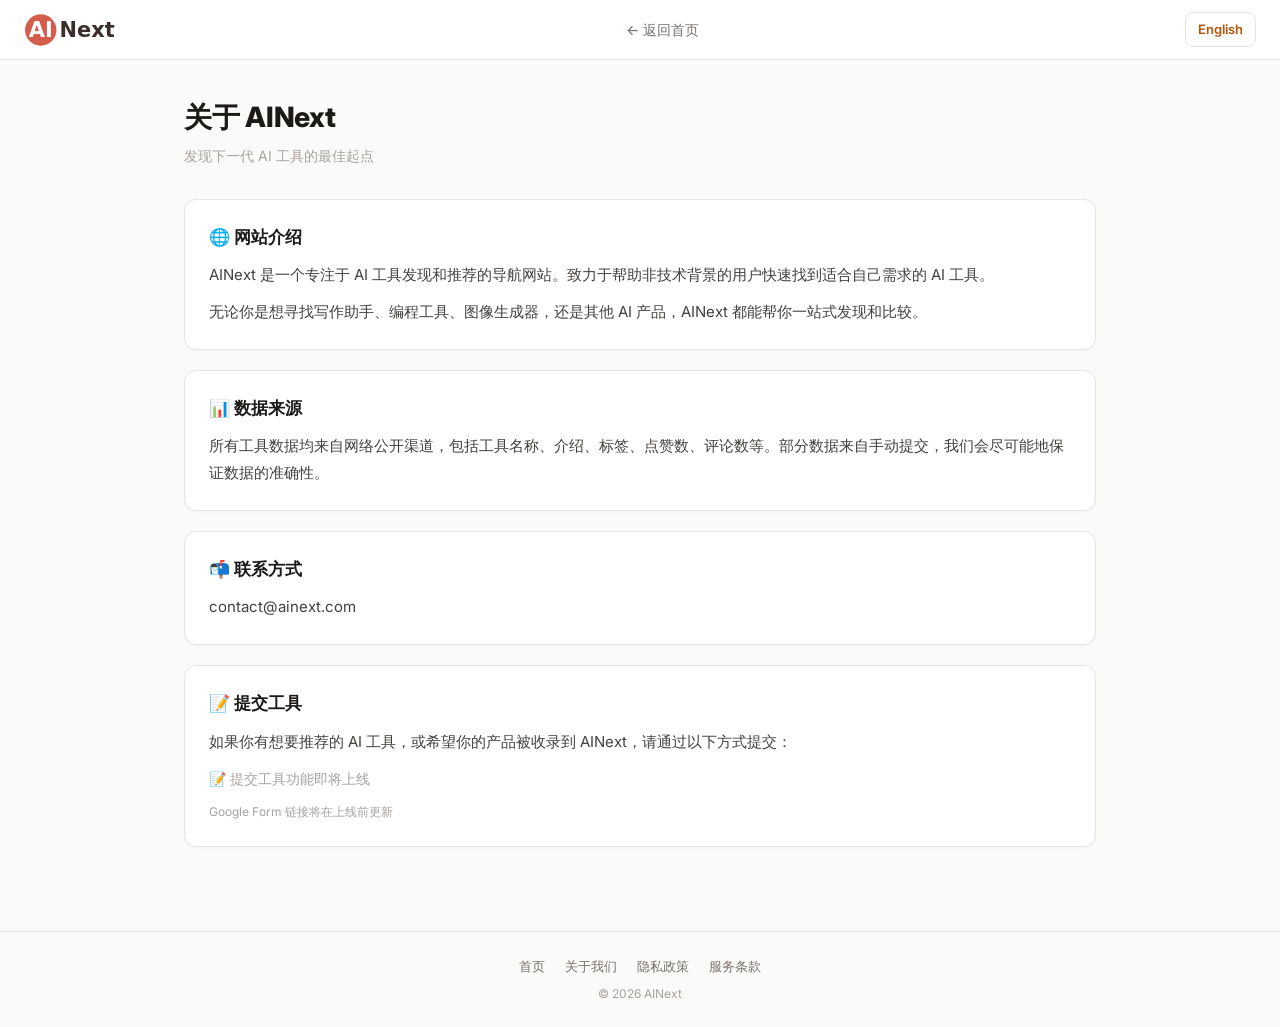
<file: about.html>
<!DOCTYPE html>
<html lang="zh-CN">
<head>
<meta charset="UTF-8">
<meta name="viewport" content="width=device-width, initial-scale=1.0">
<title>关于我们 — AINext</title>
<meta name="description" content="了解 AINext — AI 工具导航站。我们基于 Product Hunt 数据，精选全球 AI 产品，每 3 天自动更新。">
<link rel="preconnect" href="https://fonts.googleapis.com">
<link rel="preconnect" href="https://fonts.gstatic.com" crossorigin>
<link href="https://fonts.googleapis.com/css2?family=Inter:wght@400;500;600;700;800&display=swap" rel="stylesheet">
<link rel="icon" type="image/svg+xml" href="ainext-icon.svg">
<link rel="apple-touch-icon" href="ainext-icon.svg">
<link rel="canonical" href="https://www.ainext.com/about.html">
<meta property="og:title" content="关于我们 — AINext">
<meta property="og:description" content="每日更新 Product Hunt 精选 AI 工具导航站">
<meta property="og:image" content="https://www.ainext.com/og-image.png">
<meta property="og:image:width" content="1200">
<meta property="og:image:height" content="630">
<meta property="og:url" content="https://www.ainext.com/about.html">
<meta property="og:type" content="website">
<meta name="twitter:card" content="summary_large_image">
<meta name="twitter:title" content="关于我们 — AINext">
<meta name="twitter:description" content="每日更新 Product Hunt 精选 AI 工具导航站">
<meta name="twitter:image" content="https://www.ainext.com/og-image.png">
<script type="application/ld+json">{"@context":"https://schema.org","@type":"AboutPage","name":"关于 AINext","url":"https://www.ainext.com/about.html"}</script>
<link rel="stylesheet" href="common.css">
<style>
.container{max-width:960px}

.page{padding:36px 0 64px}
.page h1{font-size:28px;font-weight:800;color:var(--gray-900);margin-bottom:6px;letter-spacing:-0.01em}
.page .subtitle{font-size:14px;color:var(--gray-400);margin-bottom:32px}
.card{background:#fff;border:1px solid var(--color-border);border-radius:var(--radius-card);padding:24px;margin-bottom:20px;box-shadow:0 1px 2px rgba(0,0,0,.03)}
.card h2{font-size:17px;font-weight:700;color:var(--gray-900);margin-bottom:12px;display:flex;align-items:center;gap:8px}
.card p{font-size:15px;color:var(--gray-700);line-height:1.75;margin-bottom:10px}
.card p:last-child{margin-bottom:0}
.card ul{list-style:none;padding:0}
.card li{font-size:14px;color:var(--gray-700);padding:8px 0;border-bottom:1px solid var(--gray-100);display:flex;align-items:flex-start;gap:12px}
.card li:last-child{border:none}
.card li .label{color:var(--gray-400);min-width:56px;flex-shrink:0;font-size:13px;line-height:1.7}

@media(max-width:640px){
  .page h1{font-size:24px}
  .card{padding:20px}
  .card li{flex-direction:column;gap:2px}
  .card li .label{margin-bottom:2px}
}
</style>
<script src="ga.js"></script>
<script src="components.js"></script>
</head>
<body>

<script>document.write(headerHTML('返回首页','index.html'))</script>

<main class="page">
  <div class="container">
    <h1>关于 AINext</h1>
    <p class="subtitle">发现下一代 AI 工具的最佳起点</p>

    <div class="card">
      <h2>🌐 网站介绍</h2>
      <p>AINext 是一个专注于 AI 工具发现和推荐的导航网站。致力于帮助非技术背景的用户快速找到适合自己需求的 AI 工具。</p>
      <p>无论你是想寻找写作助手、编程工具、图像生成器，还是其他 AI 产品，AINext 都能帮你一站式发现和比较。</p>
    </div>

    <div class="card">
      <h2>📊 数据来源</h2>
      <p>所有工具数据均来自网络公开渠道，包括工具名称、介绍、标签、点赞数、评论数等。部分数据来自手动提交，我们会尽可能地保证数据的准确性。</p>
    </div>

    <div class="card">
      <h2>📬 联系方式</h2>
      <p><a href="mailto:contact@ainext.com">contact@ainext.com</a></p>
    </div>

    <div class="card">
      <h2>📝 提交工具</h2>
      <p>如果你有想要推荐的 AI 工具，或希望你的产品被收录到 AINext，请通过以下方式提交：</p>
      <p style="margin-top:12px;color:var(--gray-400);font-size:14px">📝 提交工具功能即将上线</p>
      <p style="font-size:12px;color:var(--gray-400);margin-top:6px">Google Form 链接将在上线前更新</p>
    </div>
  </div>
</main>

<script>document.write(footerHTML())</script>

<script src="ad.js"></script>
</body>
</html>
</file>
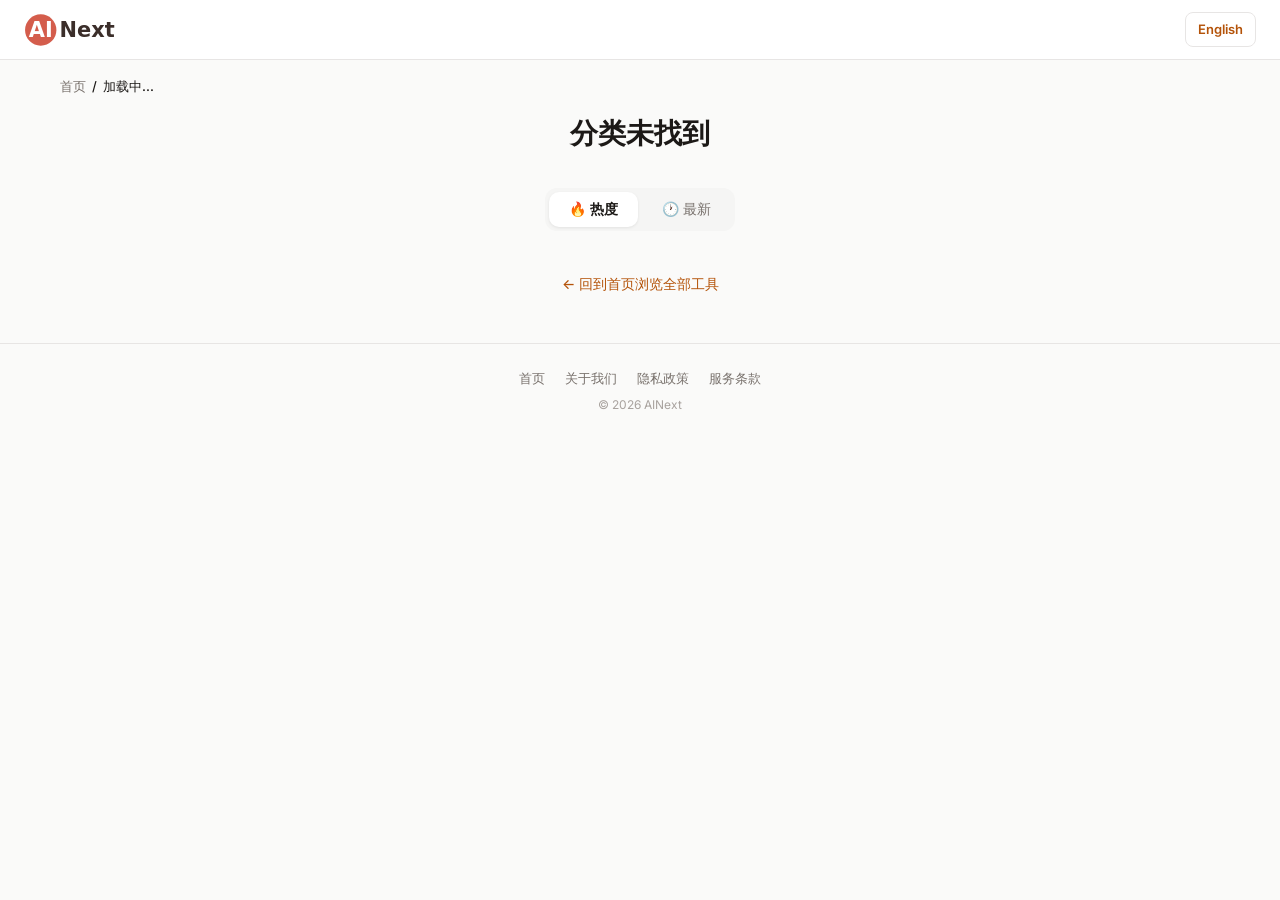
<file: category.html>
<!DOCTYPE html>
<html lang="zh-CN">
<head>
<meta charset="UTF-8">
<meta name="viewport" content="width=device-width, initial-scale=1.0">
<base href="/">
<title>AI 工具分类 — AINext</title>
<meta name="description" content="浏览 AINext 精选的 AI 工具分类，发现写作、编程、图像、视频等各类 AI 产品。">
<meta property="og:title" content="AI 工具分类 — AINext">
<meta property="og:description" content="浏览 AINext 精选的 AI 工具分类。">
<meta property="og:image" content="https://www.ainext.com/og-image.png">
<meta property="og:image:width" content="1200">
<meta property="og:image:height" content="630">
<meta property="og:type" content="website">
<meta name="twitter:card" content="summary_large_image">
<meta name="twitter:title" content="AI 工具分类 — AINext">
<meta name="twitter:description" content="浏览 AINext 精选的 AI 工具分类。">
<meta name="twitter:image" content="https://www.ainext.com/og-image.png">
<link rel="preconnect" href="https://fonts.googleapis.com">
<link rel="preconnect" href="https://fonts.gstatic.com" crossorigin>
<link href="https://fonts.googleapis.com/css2?family=Inter:wght@400;500;600;700;800&display=swap" rel="stylesheet">
<link rel="icon" type="image/svg+xml" href="ainext-icon.svg">
<link rel="apple-touch-icon" href="ainext-icon.svg">
<link rel="stylesheet" href="common.css">
<script src="ga.js"></script>
<script src="components.js"></script>
<style>
.breadcrumb{padding:16px 20px;font-size:13px;color:var(--gray-500);display:flex;align-items:center;gap:6px;max-width:1200px;margin:0 auto}
.breadcrumb a{color:var(--gray-500);text-decoration:none;transition:color .15s}
.breadcrumb a:hover{color:var(--color-primary)}
.breadcrumb span{color:var(--gray-900);font-weight:500}
.cat-header{text-align:center;padding:0 20px 24px;max-width:800px;margin:0 auto}
.cat-header h1{font-size:28px;font-weight:800;color:var(--gray-900);margin:0 0 8px}
.cat-header p{font-size:15px;color:var(--gray-500);margin:0}
.cat-header .cat-count{display:inline-block;margin-top:12px;background:var(--gray-100);color:var(--gray-600);padding:4px 14px;border-radius:20px;font-size:13px}
.cat-tabs{display:flex;gap:4px;background:var(--gray-100);padding:4px;border-radius:12px;max-width:1200px;margin:0 auto 16px;width:fit-content}
.cat-tab{padding:8px 20px;border-radius:10px;font-size:14px;font-weight:500;color:var(--gray-500);transition:all .15s;white-space:nowrap;background:none;border:none;cursor:pointer;font-family:inherit}
.cat-tab:hover{color:var(--gray-700)}
.cat-tab.active{background:#fff;color:var(--gray-900);box-shadow:0 1px 3px rgba(0,0,0,.08);font-weight:600}
.tool-grid{display:grid;grid-template-columns:repeat(auto-fill,minmax(300px,1fr));gap:16px;max-width:1200px;margin:0 auto;padding:0 20px 24px}
/* Card styles → common.css */
.cat-back{text-align:center;padding:0 20px 48px}
.cat-back a{color:var(--color-primary);text-decoration:none;font-size:14px;font-weight:500}
@media(max-width:768px){.tool-grid{grid-template-columns:repeat(2,1fr)}}
@media(max-width:640px){.tool-grid{grid-template-columns:1fr}.cat-tabs{width:calc(100% - 40px)}.cat-tab{flex:1;text-align:center}}
</style>
</head>
<body>
<script>document.write(headerHTML('',''))</script>
<div class="breadcrumb" id="breadcrumb"><a href="index.html">首页</a><span>/</span><span>加载中...</span></div>
<div class="cat-header" id="catHeader"><h1>加载中...</h1><p></p><div class="cat-count">加载中...</div></div>
<div class="cat-tabs" id="catTabs">
  <button class="cat-tab active" data-sort="hot">🔥 热度</button>
  <button class="cat-tab" data-sort="latest">🕐 最新</button>
</div>
<div class="tool-grid" id="toolGrid"></div>
<div class="cat-back"><a href="index.html">← 回到首页浏览全部工具</a></div>
<script>document.write(footerHTML())</script>
<script src="ad.js"></script>

<script>
(function(){
// Extract category slug from URL path: /category/writing.html → writing
var path = window.location.pathname;
var slug = path.replace(/^\/category\//,'').replace(/\.html$/,'');

Promise.all([
  fetch('/tools-slim.json').then(function(r){return r.json()}),
  fetch('/categories.json').then(function(r){return r.json()})
]).then(function(results){
  var tools = results[0];
  var cats = results[1].categories || results[1];
  var cat = cats.find(function(c){return c.id === slug});
  if (!cat) {
    document.getElementById('catHeader').innerHTML = '<h1>分类未找到</h1>';
    return;
  }

  // Update title and meta
  document.title = 'AI ' + cat.name + ' — AINext';
  document.querySelector('.breadcrumb span:last-child').textContent = cat.name;
  document.getElementById('catHeader').innerHTML = '<h1>AI ' + cat.name + '</h1><p>' + cat.description + '</p><div class="cat-count">加载中...</div>';

  // Filter and sort
  var ctools = tools.filter(function(t){return t.category === slug});
  ctools.sort(function(a,b){return b.votesCount - a.votesCount});

  var CAT_COUNT = ctools.length;
  var PAGE_SIZE = 24;
  var currentPage = 0;
  var filteredList = ctools.slice();
  var nextAdAt = 8 + Math.floor(Math.random() * 3);
  var searchQuery = '';
  var sortMode = 'hot';

  // AMC config for shared appendMore
  window.AMC = {
    gridId: 'toolGrid', pageSize: 24, adInterval: 8, adRandom: 3,
    isSearching: function() { return searchQuery; },
    doSort: function(a, b) { return sortMode === 'latest' ? new Date(b.createdAt) - new Date(a.createdAt) : b.votesCount - a.votesCount; }
  };
  window.filteredList = filteredList;
  window.currentPage = currentPage;
  window.nextAdAt = nextAdAt;

  function updateCount(){
    document.querySelector('.cat-count').textContent = '共 ' + (searchQuery ? filteredList.length + ' / ' + CAT_COUNT : CAT_COUNT) + ' 款工具';
  }

  // appendMore → components.js
  // Sync globals after each call
  var origAppendMore = appendMore;
  appendMore = function() {
    window.filteredList = filteredList;
    window.currentPage = currentPage;
    window.nextAdAt = nextAdAt;
    origAppendMore();
    currentPage = window.currentPage;
    nextAdAt = window.nextAdAt;
  };

  document.querySelectorAll('.cat-tab').forEach(function(tab){
    tab.addEventListener('click', function(){
      document.querySelectorAll('.cat-tab').forEach(function(t){t.classList.remove('active')});
      this.classList.add('active');
      sortMode = this.dataset.sort;
      currentPage = 0;
      filteredList = searchQuery ? ctools.filter(function(t){return t.name.toLowerCase().indexOf(searchQuery)>=0}) : ctools.slice();
      appendMore();
    });
  });

  updateCount();
  appendMore();
  window.appendMore = appendMore;

  // No header search in fallback template — SSR handles that
}).catch(function(e){
  document.getElementById('catHeader').innerHTML = '<h1>加载失败</h1><p>请稍后重试</p>';
  console.error(e);
});
})();
</script>
</body>
</html>
</file>
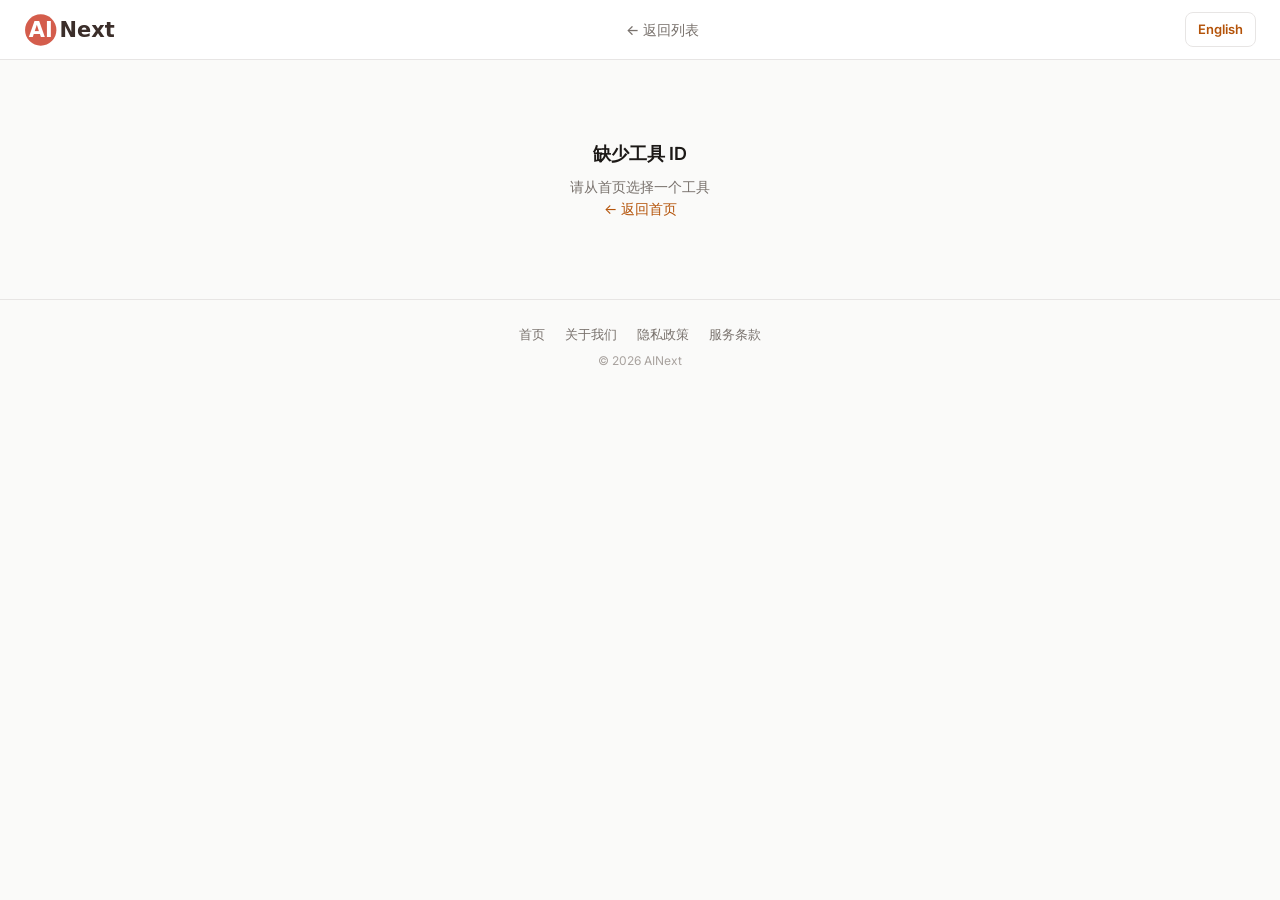
<file: detail.html>
<!DOCTYPE html>
<html lang="zh-CN">
<head>
<meta charset="UTF-8">
<base href="/">
<meta name="viewport" content="width=device-width, initial-scale=1.0">
<title>工具详情 — AINext</title>
<meta name="description" content="查看 AI 工具详细介绍和产品截图。基于 Product Hunt 数据。">
<meta name="robots" content="index,follow">
<link rel="preconnect" href="https://fonts.googleapis.com">
<link rel="preconnect" href="https://fonts.gstatic.com" crossorigin>
<link href="https://fonts.googleapis.com/css2?family=Inter:wght@400;500;600;700;800&display=swap" rel="stylesheet">
<link rel="icon" type="image/svg+xml" href="ainext-icon.svg">
<link rel="apple-touch-icon" href="ainext-icon.svg">
<link rel="canonical" href="">  <!-- set by JS -->
<meta property="og:title" content="AINext">
<meta property="og:description" content="AI 工具详情">
<meta property="og:image" content="https://www.ainext.com/og-image.png">
<meta property="og:image:width" content="1200">
<meta property="og:image:height" content="630">
<meta property="og:url" content="">  <!-- set by JS -->
<meta property="og:type" content="website">
<meta name="twitter:card" content="summary_large_image">
<meta name="twitter:title" content="AINext">
<meta name="twitter:description" content="AI 工具详情">
<meta name="twitter:image" content="https://www.ainext.com/og-image.png">
<script type="application/ld+json">{"@context":"https://schema.org","@type":"WebPage","name":"工具详情","url":"https://www.ainext.com"}</script>
<link rel="stylesheet" href="common.css">
<style>
.container{max-width:960px}

/* Detail Hero Card */
.detail-hero{background:#fff;border:1px solid var(--color-border);border-radius:var(--radius-card);overflow:hidden;box-shadow:0 1px 2px rgba(0,0,0,.03);margin-top:20px}
.detail-hero-top{display:flex;align-items:flex-start;gap:16px;padding:20px 24px 16px}
.detail-hero-thumb{width:56px;height:56px;border-radius:12px;object-fit:cover;background:var(--gray-100);flex-shrink:0;box-shadow:var(--shadow-sm)}
.detail-hero-info{flex:1;min-width:0;display:flex;flex-direction:column;justify-content:center}
.detail-hero-name{font-size:26px;font-weight:800;color:var(--gray-900);line-height:1.2;letter-spacing:-0.015em}
.detail-hero-tagline{font-size:14px;color:var(--gray-500);margin-top:3px;line-height:1.4}
.detail-hero-actions{display:flex;gap:8px;flex-shrink:0;align-self:center}
.detail-hero-desc{padding:0 24px 0;font-size:14px;color:var(--gray-700);line-height:1.7}
.detail-hero-desc p:first-child{font-size:15px;font-weight:500;color:var(--gray-900)}
.detail-hero-topics{display:flex;gap:6px;flex-wrap:wrap;padding:12px 24px 16px}
.topic-pill{padding:5px 12px;border-radius:20px;font-size:12px;font-weight:500;background:var(--gray-100);color:var(--gray-700)}
.detail-hero-gallery{position:relative;background:var(--gray-100);aspect-ratio:16/9;display:flex;align-items:center;justify-content:center;border-top:1px solid var(--color-border-light);margin-top:8px}
.detail-hero-gallery img{width:100%;height:100%;object-fit:contain}
.detail-hero-gallery .gallery-placeholder{color:var(--gray-400);font-size:14px}
/* Meta bar below card */
.detail-meta-bar{display:flex;align-items:center;gap:20px;padding:8px 4px 14px;font-size:13px;color:var(--gray-400)}
.detail-meta-bar span{display:flex;align-items:center;gap:4px}

/* Buttons */
.btn-primary{padding:10px 22px;border-radius:var(--radius-btn);background:var(--color-primary);color:#fff;font-size:14px;font-weight:600;display:inline-flex;align-items:center;gap:6px;transition:all .15s;white-space:nowrap}
.btn-primary:hover{background:var(--color-primary-hover);box-shadow:0 4px 12px rgba(180,83,9,.25)}
.btn-outline{padding:10px 22px;border-radius:var(--radius-btn);background:#fff;border:1.5px solid var(--color-border);color:var(--gray-700);font-size:14px;font-weight:500;display:inline-flex;align-items:center;gap:6px;transition:all .15s;white-space:nowrap}
.btn-outline:hover{background:var(--gray-100);border-color:var(--gray-300)}

/* Gallery Nav & Thumbs */
.gallery-nav{position:absolute;top:50%;transform:translateY(-50%);width:40px;height:40px;border-radius:50%;background:rgba(255,255,255,.85);box-shadow:var(--shadow-sm);display:flex;align-items:center;justify-content:center;color:var(--gray-700);transition:all .15s;z-index:2}
.gallery-nav:hover{background:#fff;box-shadow:var(--shadow-md)}
.gallery-nav.prev{left:12px}.gallery-nav.next{right:12px}
.gallery-nav svg{width:18px;height:18px}
.gallery-thumbs{display:flex;gap:8px;margin:0;padding:8px 24px 14px;overflow-x:auto}
.gallery-thumb{width:80px;height:52px;border-radius:6px;overflow:hidden;border:2px solid transparent;cursor:pointer;flex-shrink:0;transition:all .15s;background:var(--gray-100)}
.gallery-thumb:hover{border-color:var(--gray-300)}
.gallery-thumb.active{border-color:var(--color-primary)}
.gallery-thumb img{width:100%;height:100%;object-fit:cover}

/* Sections */
.section{margin-bottom:32px}
.section-title{font-size:18px;font-weight:700;color:var(--gray-900);margin-bottom:12px;display:flex;align-items:center;gap:6px}

/* Description */

/* Info Grid */
.info-grid{display:grid;grid-template-columns:1fr 1fr;gap:14px 28px;background:#fff;border:1px solid var(--color-border);border-radius:var(--radius-card);padding:20px 24px;box-shadow:0 1px 2px rgba(0,0,0,.03)}
.info-item{font-size:14px}.info-label{color:var(--gray-400);margin-bottom:3px}.info-value{color:var(--gray-700);font-weight:500}

/* Comments link */
.comments-box{background:#fff;border:1px solid var(--color-border);border-radius:var(--radius-card);padding:20px 24px;box-shadow:0 1px 2px rgba(0,0,0,.03)}
.comments-box p{font-size:14px;color:var(--gray-500);margin-bottom:10px}
.comments-link{display:inline-flex;align-items:center;gap:6px;color:var(--color-primary);font-weight:600;font-size:14px}
.comments-link:hover{color:var(--color-primary-dark)}

/* Related */
.related-grid{display:grid;grid-template-columns:repeat(3,1fr);gap:12px;padding-bottom:64px}
.related-card{background:#fff;border:1px solid var(--color-border);border-radius:var(--radius-card);padding:14px;box-shadow:0 1px 2px rgba(0,0,0,.03);transition:all .2s}
.related-card:hover{border-color:var(--gray-300);box-shadow:var(--shadow-sm);transform:translateY(-1px)}
.related-top{display:flex;align-items:center;gap:10px;margin-bottom:6px}
.related-img{width:40px;height:40px;border-radius:8px;object-fit:cover;background:var(--gray-100)}
.related-name{font-size:14px;font-weight:600;color:var(--gray-900);white-space:nowrap;overflow:hidden;text-overflow:ellipsis}
.related-tagline{font-size:12px;color:var(--gray-500);line-height:1.4;display:-webkit-box;-webkit-line-clamp:2;-webkit-box-orient:vertical;overflow:hidden}
.related-stats{display:flex;gap:10px;font-size:12px;color:var(--gray-400);margin-top:6px}

/* Loading / Error */
.state-box{text-align:center;padding:80px 20px}
.state-box h2{font-size:18px;font-weight:600;color:var(--gray-900);margin-bottom:8px}
.state-box p{font-size:14px;color:var(--gray-500)}
.spinner{width:28px;height:28px;border:3px solid var(--gray-200);border-top-color:var(--color-primary);border-radius:50%;animation:spin .8s linear infinite;margin:0 auto 10px}
@keyframes spin{to{transform:rotate(360deg)}}
.footer p{font-size:12px;color:var(--gray-400)}

@media(max-width:768px){
  .detail-hero-name{font-size:22px}.detail-hero-thumb{width:48px;height:48px;border-radius:10px}
  .detail-hero-top{padding:16px 16px 12px;gap:12px}
  .detail-hero-actions{flex-direction:column;align-self:stretch}
  .detail-hero-actions .btn-primary,.detail-hero-actions .btn-outline{justify-content:center}
  .info-grid{grid-template-columns:1fr}.related-grid{grid-template-columns:1fr}
  .gallery-thumb{width:64px;height:40px}.gallery-thumbs{padding:6px 16px 10px}
}
@media(max-width:640px){
  .detail-hero-name{font-size:20px}
  .detail-hero-top{flex-wrap:wrap;padding:14px 14px 10px}
  .detail-hero-actions{flex-direction:row;width:100%;margin-top:4px}
  .gallery-nav{width:32px;height:32px}
  .gallery-thumb{width:56px;height:34px}
}
</style>
<script src="ga.js"></script>
<script src="components.js"></script>
</head>
<body>

<script>document.write(headerHTML('返回列表','index.html'))</script>

<main id="app">
  <div class="state-box"><div class="spinner"></div><p>加载工具数据...</p></div>
</main>

<script>document.write(footerHTML())</script>

<script>
async function loadDetail(){
  let toolId=null;
  const p=window.location.pathname;
  const m=p.match(/\/tools\/[\w-]+-(\d+)\.html/i);
  if(m){toolId=m[1]}
  else{const q=new URLSearchParams(window.location.search);toolId=q.get('id')}
  if(!toolId){document.getElementById('app').innerHTML='<div class="state-box"><h2>缺少工具 ID</h2><p>请从首页选择一个工具</p><p><a href="index.html" style="color:var(--color-primary)">← 返回首页</a></p></div>';return}
  const safeId=String(toolId).replace(/&/g,'&amp;').replace(/</g,'&lt;').replace(/>/g,'&gt;').replace(/"/g,'&quot;');
  try{
    const res=await fetch('/tools.json');const allTools=await res.json();
    const tool=allTools.find(t=>String(t.id)===toolId);
    if(!tool){document.getElementById('app').innerHTML='<div class="state-box"><h2>工具未找到</h2><p>ID: '+safeId+'</p><p><a href="index.html" style="color:var(--color-primary)">← 返回首页</a></p></div>';return}
    renderDetail(tool,allTools);
  }catch(e){console.error('Detail load failed:',e);document.getElementById('app').innerHTML='<div class="state-box"><h2>加载失败</h2><p>请确认 tools.json 文件存在</p></div>'}
}

function renderDetail(tool,allTools){
  document.title=tool.name+' — AINext';
  const md=tool.tagline_zh||tool.tagline||tool.name;
  const mEl=document.querySelector('meta[name="description"]');
  if(mEl)mEl.setAttribute('content',md.length>155?md.slice(0,152)+'...':md);
  const toolUrl='tools/'+tool.slug+'-'+tool.id+'.html';
  document.querySelector('link[rel="canonical"]')?.setAttribute('href','https://www.ainext.com/'+toolUrl);
  document.querySelector('meta[property="og:title"]')?.setAttribute('content',tool.name+' — AINext');
  document.querySelector('meta[property="og:description"]')?.setAttribute('content',md.length>155?md.slice(0,152)+'...':md);
  document.querySelector('meta[property="og:url"]')?.setAttribute('content','https://www.ainext.com/'+toolUrl);
  document.querySelector('meta[name="twitter:title"]')?.setAttribute('content',tool.name+' — AINext');
  document.querySelector('meta[name="twitter:description"]')?.setAttribute('content',md.length>155?md.slice(0,152)+'...':md);
  const ld=document.querySelector('script[type="application/ld+json"]');
  if(ld)ld.textContent=JSON.stringify({"@context":"https://schema.org","@type":"WebPage","name":tool.name,"url":"https://www.ainext.com/"+toolUrl});
  // BreadcrumbList
  const bc=document.createElement('script');bc.type='application/ld+json';
  bc.textContent=JSON.stringify({"@context":"https://schema.org","@type":"BreadcrumbList","itemListElement":[{"@type":"ListItem","position":1,"name":"AINext","item":"https://www.ainext.com/"},{"@type":"ListItem","position":2,"name":tool.name,"item":"https://www.ainext.com/"+toolUrl}]});
  document.head.appendChild(bc);
  const dateStr=new Date(tool.createdAt).toLocaleDateString('zh-CN',{year:'numeric',month:'long',day:'numeric'});
  const topics=tool.topics||[];
  const mediaImages=(tool.media||[]).filter(m=>m.type==='image'&&m.url);
  const taglineDisplay=tool.tagline_zh||tool.tagline;
  const descZh=tool.description_zh||tool.description;

  const related=allTools.filter(t=>t.category===tool.category&&t.id!==tool.id).sort((a,b)=>b.votesCount-a.votesCount).slice(0,6);

  document.getElementById('app').innerHTML=`
    <div class="container" style="max-width:960px">
      <div class="detail-hero">
        <div class="detail-hero-top">
          <img src="${tool.thumbnail}" alt="${tool.name}" class="detail-hero-thumb" onerror="this.style.display='none'">
          <div class="detail-hero-info">
            <h1 class="detail-hero-name">${tool.name}</h1>
            <div class="detail-hero-tagline">${taglineDisplay}</div>
          </div>
          <div class="detail-hero-actions">
            <a href="${tool.website}" target="_blank" rel="noopener" class="btn-primary">🌐 访问官网</a>
            ${tool.ph_url?`<a href="${tool.ph_url}" target="_blank" rel="noopener" class="btn-outline">🚀 PH</a>`:''}
          </div>
        </div>
        <div class="detail-hero-desc">
          ${descZh?`<p style="font-size:15px;font-weight:500;color:var(--gray-900);margin-bottom:8px">${descZh.replace(/\n/g,'<br>')}</p>`:`<p>暂无更多描述</p>`}
        </div>
        ${topics.length?`
          <div class="detail-hero-topics">
            ${topics.map(t=>`<span class="topic-pill">${t.name}</span>`).join('')}
          </div>
        `:''}
        ${mediaImages.length?`
          <div class="detail-hero-gallery" id="galleryMain">
            <img src="${mediaImages[0].url}" alt="${tool.name} 截图" id="galleryMainImg" onerror="this.style.display='none';document.getElementById('galleryFallback').style.display='flex'">
            <div class="gallery-placeholder" id="galleryFallback" style="display:none">📸 ${tool.name}</div>
            ${mediaImages.length>1?`
              <button class="gallery-nav prev" onclick="navigateGallery(-1)" aria-label="上一张截图"><svg viewBox="0 0 24 24" fill="none" stroke="currentColor" stroke-width="2.5"><path d="m15 18-6-6 6-6"/></svg></button>
              <button class="gallery-nav next" onclick="navigateGallery(1)" aria-label="下一张截图"><svg viewBox="0 0 24 24" fill="none" stroke="currentColor" stroke-width="2.5"><path d="m9 18 6-6-6-6"/></svg></button>
            `:''}
          </div>
          ${mediaImages.length>1?`
            <div class="gallery-thumbs" id="galleryThumbs">
              ${mediaImages.map((m,i)=>`<div class="gallery-thumb${i===0?' active':''}" onclick="setGalleryImage(${i})"><img src="${m.url}" alt="${tool.name} 截图 ${i+1}" loading="lazy" onerror="this.style.display='none'"></div>`).join('')}
            </div>
          `:''}
        `:''}
      </div>
      <div class="detail-meta-bar">
        <span>👍 ${tool.votesCount.toLocaleString()}</span>
        <span>💬 ${tool.commentsCount} 评论</span>
        <span>🕐 ${dateStr}</span>
      </div>

      <div class="ad-slot ad-slot-detail-top"><div class="ad-placeholder">广告位 (响应式横幅)</div></div>

      <section class="section">
        <h2 class="section-title">💬 用户评论</h2>
        <div class="comments-box">
          <p>该工具在 Product Hunt 上有 <strong>${tool.commentsCount}</strong> 条评论。</p>
          ${tool.ph_url?`<a href="${tool.ph_url}" target="_blank" rel="noopener" class="comments-link">在 Product Hunt 上查看评论 →</a>`:''}
        </div>
      </section>

      <section class="section">
        <h2 class="section-title">📋 基本信息</h2>
        <div class="info-grid">
          <div class="info-item"><div class="info-label">上线日期</div><div class="info-value">${dateStr}</div></div>
          <div class="info-item"><div class="info-label">点赞数</div><div class="info-value">${tool.votesCount.toLocaleString()}</div></div>
          <div class="info-item"><div class="info-label">评论数</div><div class="info-value">${tool.commentsCount}</div></div>
          <div class="info-item"><div class="info-label">数据来源</div><div class="info-value">网络公开数据</div></div>
        </div>
      </section>

      <div class="ad-slot ad-slot-detail-bottom"><div class="ad-placeholder">广告位 (响应式横幅)</div></div>

      ${related.length?`<section class="section"><h2 class="section-title">🔗 相关推荐</h2><div class="related-grid">${related.map(r=>`<a href="tools/${r.slug}-${r.id}.html" class="related-card"><div class="related-top"><img src="${r.thumbnail}" alt="${r.name}" class="related-img" loading="lazy" onerror="this.style.display='none'"><div class="related-name">${r.name}</div></div><div class="related-tagline">${r.tagline_zh||r.tagline}</div><div class="related-stats"><span>👍 ${r.votesCount.toLocaleString()}</span><span>💬 ${r.commentsCount}</span></div></a>`).join('')}</div></section>`:''}
    </div>`;

  if(mediaImages.length>1){
    window.galleryImages=mediaImages;
    window.galleryIndex=0;
    window.navigateGallery=function(dir){
      window.galleryIndex=(window.galleryIndex+dir+window.galleryImages.length)%window.galleryImages.length;
      setGalleryImage(window.galleryIndex);
    };
    window.setGalleryImage=function(i){
      window.galleryIndex=i;
      const img=document.getElementById('galleryMainImg');
      img.src=window.galleryImages[i].url;
      document.querySelectorAll('.gallery-thumb').forEach((t,j)=>t.classList.toggle('active',j===i));
    };
  }
}

loadDetail();
</script>
<script src="ad.js"></script>
</body>
</html>
</file>
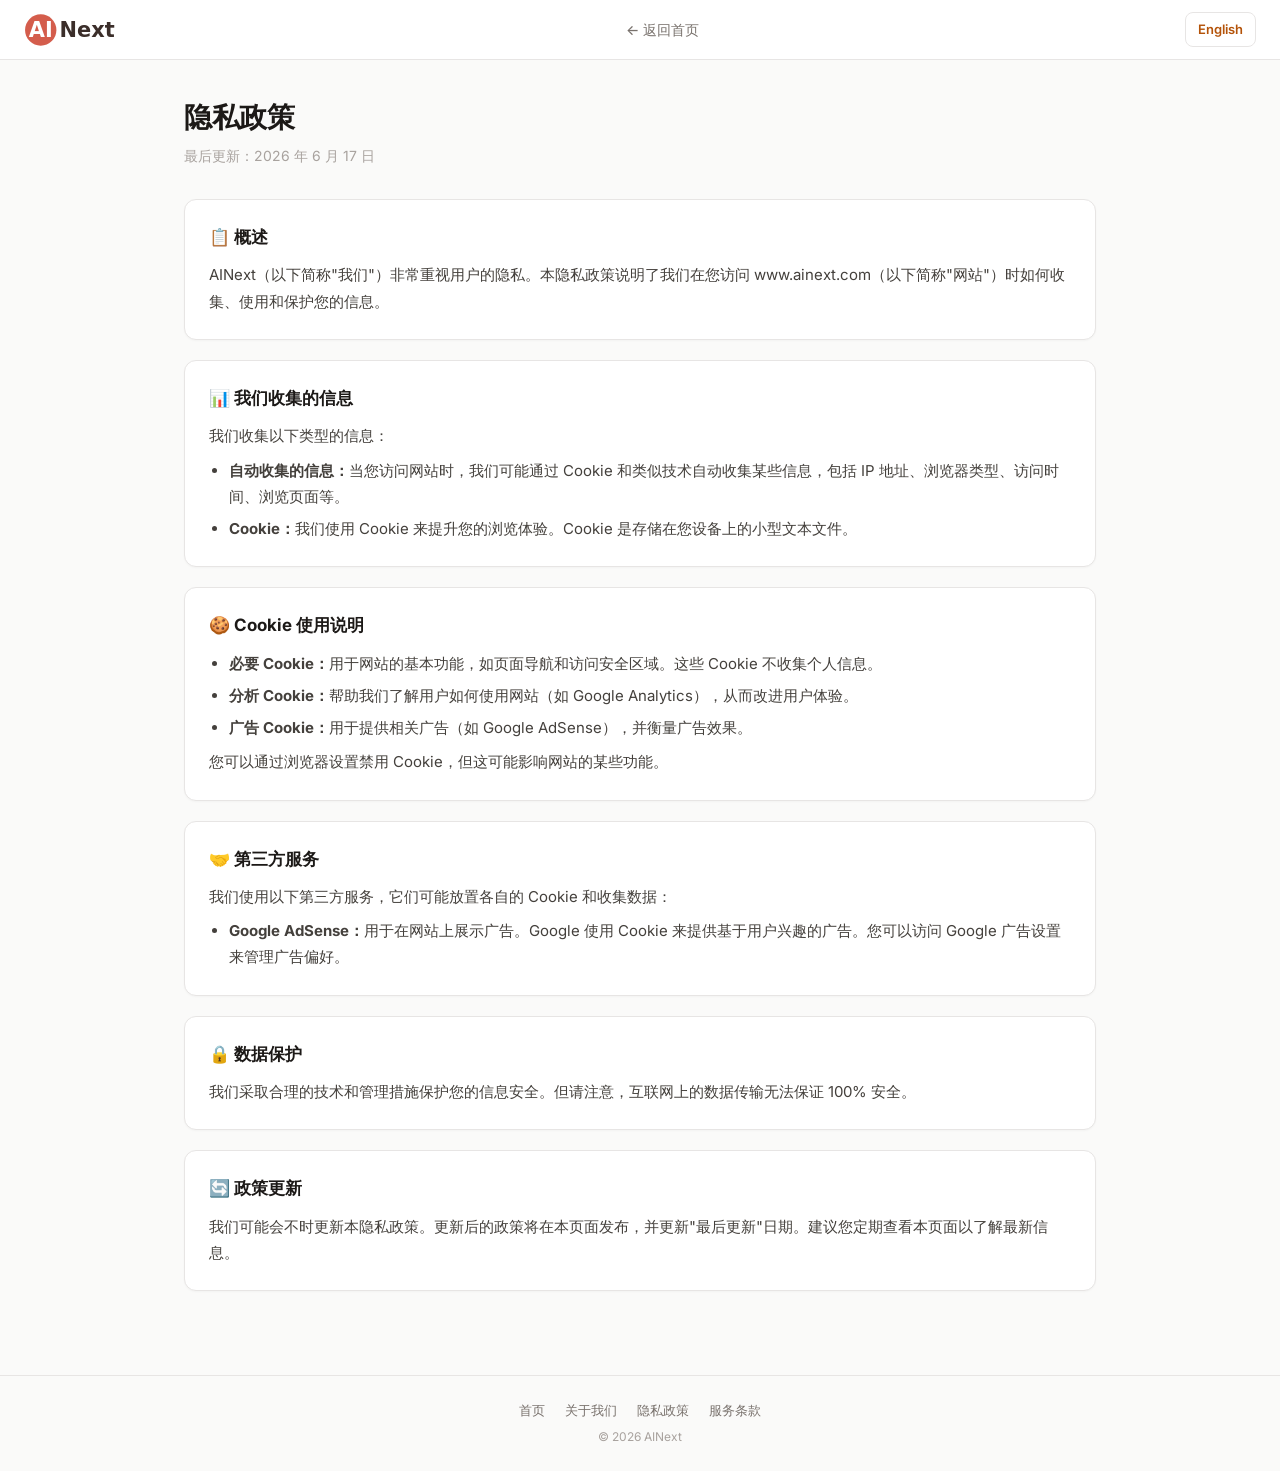
<file: privacy.html>
<!DOCTYPE html>
<html lang="zh-CN">
<head>
<meta charset="UTF-8">
<meta name="viewport" content="width=device-width, initial-scale=1.0">
<title>隐私政策 — AINext</title>
<meta name="description" content="AINext 隐私政策 — 了解我们如何收集和使用您的信息。">
<meta name="robots" content="index,follow">
<link rel="preconnect" href="https://fonts.googleapis.com">
<link rel="preconnect" href="https://fonts.gstatic.com" crossorigin>
<link href="https://fonts.googleapis.com/css2?family=Inter:wght@400;500;600;700;800&display=swap" rel="stylesheet">
<link rel="icon" type="image/svg+xml" href="ainext-icon.svg">
<link rel="apple-touch-icon" href="ainext-icon.svg">
<link rel="canonical" href="https://www.ainext.com/privacy.html">
<meta property="og:title" content="隐私政策 — AINext">
<meta property="og:description" content="AINext 隐私政策">
<meta property="og:image" content="https://www.ainext.com/og-image.png">
<meta property="og:image:width" content="1200">
<meta property="og:image:height" content="630">
<meta property="og:url" content="https://www.ainext.com/privacy.html">
<meta property="og:type" content="website">
<meta name="twitter:card" content="summary_large_image">
<meta name="twitter:title" content="隐私政策 — AINext">
<meta name="twitter:description" content="AINext 隐私政策">
<meta name="twitter:image" content="https://www.ainext.com/og-image.png">
<script type="application/ld+json">{"@context":"https://schema.org","@type":"WebPage","name":"隐私政策","url":"https://www.ainext.com/privacy.html"}</script>
<link rel="stylesheet" href="common.css">
<style>
.container{max-width:960px}

.page{padding:36px 0 64px}
.page h1{font-size:28px;font-weight:800;color:var(--gray-900);margin-bottom:6px;letter-spacing:-0.01em}
.page .subtitle{font-size:14px;color:var(--gray-400);margin-bottom:32px}
.card{background:#fff;border:1px solid var(--color-border);border-radius:var(--radius-card);padding:24px;margin-bottom:20px;box-shadow:0 1px 2px rgba(0,0,0,.03)}
.card h2{font-size:17px;font-weight:700;color:var(--gray-900);margin-bottom:12px}
.card p,.card li{font-size:15px;color:var(--gray-700);line-height:1.75;margin-bottom:8px}
.card ul{padding-left:20px;margin-bottom:8px}
.card li{margin-bottom:6px}
.card li:last-child{margin-bottom:0}
.card p:last-child,.card ul:last-child{margin-bottom:0}

@media(max-width:640px){
  .page h1{font-size:24px}
  .card{padding:20px}
}
</style>
<script src="ga.js"></script>
<script src="components.js"></script>
</head>
<body>

<script>document.write(headerHTML('返回首页','index.html'))</script>

<main class="page">
  <div class="container">
    <h1>隐私政策</h1>
    <p class="subtitle">最后更新：2026 年 6 月 17 日</p>

    <div class="card">
      <h2>📋 概述</h2>
      <p>AINext（以下简称"我们"）非常重视用户的隐私。本隐私政策说明了我们在您访问 www.ainext.com（以下简称"网站"）时如何收集、使用和保护您的信息。</p>
    </div>

    <div class="card">
      <h2>📊 我们收集的信息</h2>
      <p>我们收集以下类型的信息：</p>
      <ul>
        <li><strong>自动收集的信息：</strong>当您访问网站时，我们可能通过 Cookie 和类似技术自动收集某些信息，包括 IP 地址、浏览器类型、访问时间、浏览页面等。</li>
        <li><strong>Cookie：</strong>我们使用 Cookie 来提升您的浏览体验。Cookie 是存储在您设备上的小型文本文件。</li>
      </ul>
    </div>

    <div class="card">
      <h2>🍪 Cookie 使用说明</h2>
      <ul>
        <li><strong>必要 Cookie：</strong>用于网站的基本功能，如页面导航和访问安全区域。这些 Cookie 不收集个人信息。</li>
        <li><strong>分析 Cookie：</strong>帮助我们了解用户如何使用网站（如 Google Analytics），从而改进用户体验。</li>
        <li><strong>广告 Cookie：</strong>用于提供相关广告（如 Google AdSense），并衡量广告效果。</li>
      </ul>
      <p>您可以通过浏览器设置禁用 Cookie，但这可能影响网站的某些功能。</p>
    </div>

    <div class="card">
      <h2>🤝 第三方服务</h2>
      <p>我们使用以下第三方服务，它们可能放置各自的 Cookie 和收集数据：</p>
      <ul>
        <li><strong>Google AdSense：</strong>用于在网站上展示广告。Google 使用 Cookie 来提供基于用户兴趣的广告。您可以访问 <a href="https://adssettings.google.com" target="_blank" rel="noopener">Google 广告设置</a> 来管理广告偏好。</li>
      </ul>
    </div>

    <div class="card">
      <h2>🔒 数据保护</h2>
      <p>我们采取合理的技术和管理措施保护您的信息安全。但请注意，互联网上的数据传输无法保证 100% 安全。</p>
    </div>

    <div class="card">
      <h2>🔄 政策更新</h2>
      <p>我们可能会不时更新本隐私政策。更新后的政策将在本页面发布，并更新"最后更新"日期。建议您定期查看本页面以了解最新信息。</p>
    </div>
  </div>
</main>

<script>document.write(footerHTML())</script>

<script src="ad.js"></script>
</body>
</html>
</file>
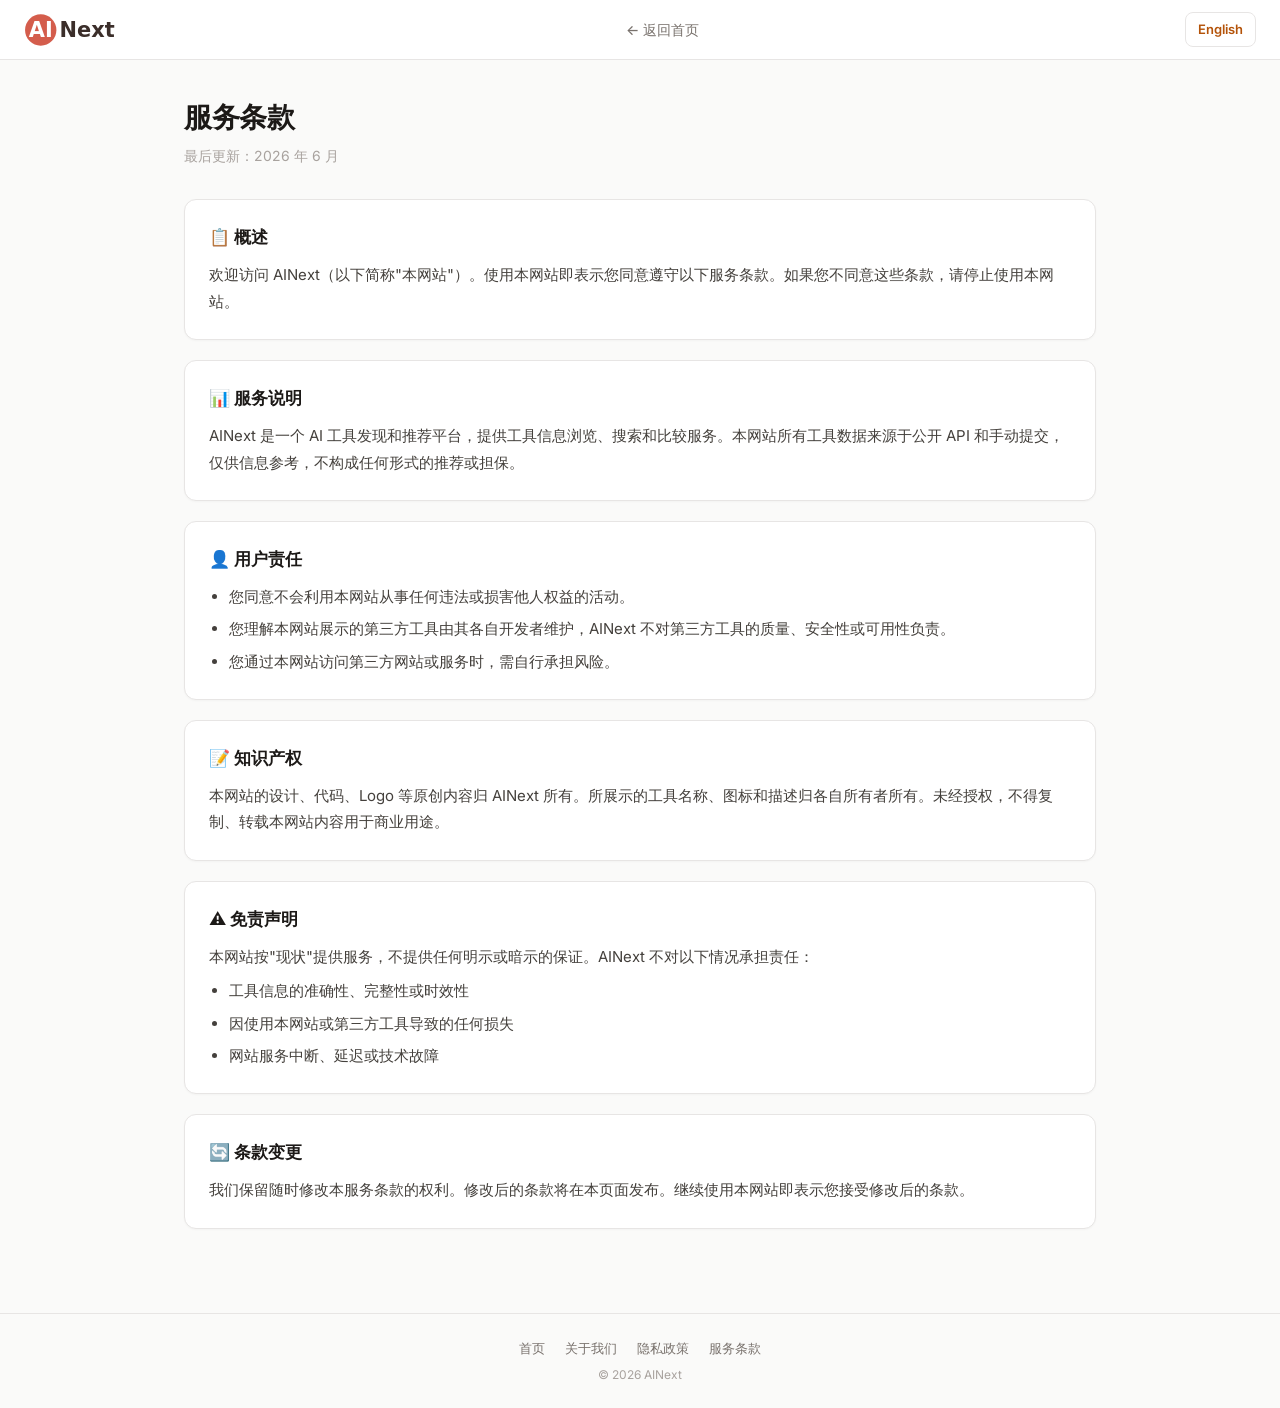
<file: terms.html>
<!DOCTYPE html>
<html lang="zh-CN">
<head>
<meta charset="UTF-8">
<meta name="viewport" content="width=device-width, initial-scale=1.0">
<title>服务条款 — AINext</title>
<meta name="description" content="AINext 服务条款 — 了解使用本网站的权利和义务。">
<meta name="robots" content="index,follow">
<link rel="canonical" href="https://www.ainext.com/terms.html">
<meta property="og:title" content="服务条款 — AINext">
<meta property="og:description" content="了解使用 AINext 网站的权利和义务。">
<meta property="og:image" content="https://www.ainext.com/og-image.png">
<meta property="og:image:width" content="1200">
<meta property="og:image:height" content="630">
<meta property="og:url" content="https://www.ainext.com/terms.html">
<meta property="og:type" content="website">
<meta name="twitter:card" content="summary_large_image">
<meta name="twitter:title" content="服务条款 — AINext">
<meta name="twitter:description" content="了解使用 AINext 网站的权利和义务。">
<meta name="twitter:image" content="https://www.ainext.com/og-image.png">
<script type="application/ld+json">{"@context":"https://schema.org","@type":"WebPage","name":"服务条款","url":"https://www.ainext.com/terms.html"}</script>
<link rel="preconnect" href="https://fonts.googleapis.com">
<link rel="preconnect" href="https://fonts.gstatic.com" crossorigin>
<link href="https://fonts.googleapis.com/css2?family=Inter:wght@400;500;600;700;800&display=swap" rel="stylesheet">
<link rel="icon" type="image/svg+xml" href="ainext-icon.svg">
<link rel="apple-touch-icon" href="ainext-icon.svg">
<link rel="stylesheet" href="common.css">
<style>
.container{max-width:960px}
.page{padding:36px 0 64px}
.page h1{font-size:28px;font-weight:800;color:var(--gray-900);margin-bottom:6px;letter-spacing:-0.01em}
.page .subtitle{font-size:14px;color:var(--gray-400);margin-bottom:32px}
.card{background:#fff;border:1px solid var(--color-border);border-radius:var(--radius-card);padding:24px;margin-bottom:20px;box-shadow:0 1px 2px rgba(0,0,0,.03)}
.card h2{font-size:17px;font-weight:700;color:var(--gray-900);margin-bottom:12px}
.card p,.card li{font-size:15px;color:var(--gray-700);line-height:1.75;margin-bottom:8px}
.card ul{padding-left:20px;margin-bottom:8px}
.card li{margin-bottom:6px}
.card li:last-child,.card p:last-child,.card ul:last-child{margin-bottom:0}
@media(max-width:640px){.page h1{font-size:24px}.card{padding:20px}}
</style>
<script src="ga.js"></script>
<script src="components.js"></script>
</head>
<body>

<script>document.write(headerHTML('返回首页','index.html'))</script>

<main class="page">
  <div class="container">
    <h1>服务条款</h1>
    <p class="subtitle">最后更新：2026 年 6 月</p>

    <div class="card">
      <h2>📋 概述</h2>
      <p>欢迎访问 AINext（以下简称"本网站"）。使用本网站即表示您同意遵守以下服务条款。如果您不同意这些条款，请停止使用本网站。</p>
    </div>

    <div class="card">
      <h2>📊 服务说明</h2>
      <p>AINext 是一个 AI 工具发现和推荐平台，提供工具信息浏览、搜索和比较服务。本网站所有工具数据来源于公开 API 和手动提交，仅供信息参考，不构成任何形式的推荐或担保。</p>
    </div>

    <div class="card">
      <h2>👤 用户责任</h2>
      <ul>
        <li>您同意不会利用本网站从事任何违法或损害他人权益的活动。</li>
        <li>您理解本网站展示的第三方工具由其各自开发者维护，AINext 不对第三方工具的质量、安全性或可用性负责。</li>
        <li>您通过本网站访问第三方网站或服务时，需自行承担风险。</li>
      </ul>
    </div>

    <div class="card">
      <h2>📝 知识产权</h2>
      <p>本网站的设计、代码、Logo 等原创内容归 AINext 所有。所展示的工具名称、图标和描述归各自所有者所有。未经授权，不得复制、转载本网站内容用于商业用途。</p>
    </div>

    <div class="card">
      <h2>⚠️ 免责声明</h2>
      <p>本网站按"现状"提供服务，不提供任何明示或暗示的保证。AINext 不对以下情况承担责任：</p>
      <ul>
        <li>工具信息的准确性、完整性或时效性</li>
        <li>因使用本网站或第三方工具导致的任何损失</li>
        <li>网站服务中断、延迟或技术故障</li>
      </ul>
    </div>

    <div class="card">
      <h2>🔄 条款变更</h2>
      <p>我们保留随时修改本服务条款的权利。修改后的条款将在本页面发布。继续使用本网站即表示您接受修改后的条款。</p>
    </div>
  </div>
</main>

<script>document.write(footerHTML())</script>

<script src="ad.js"></script>
</body>
</html>
</file>
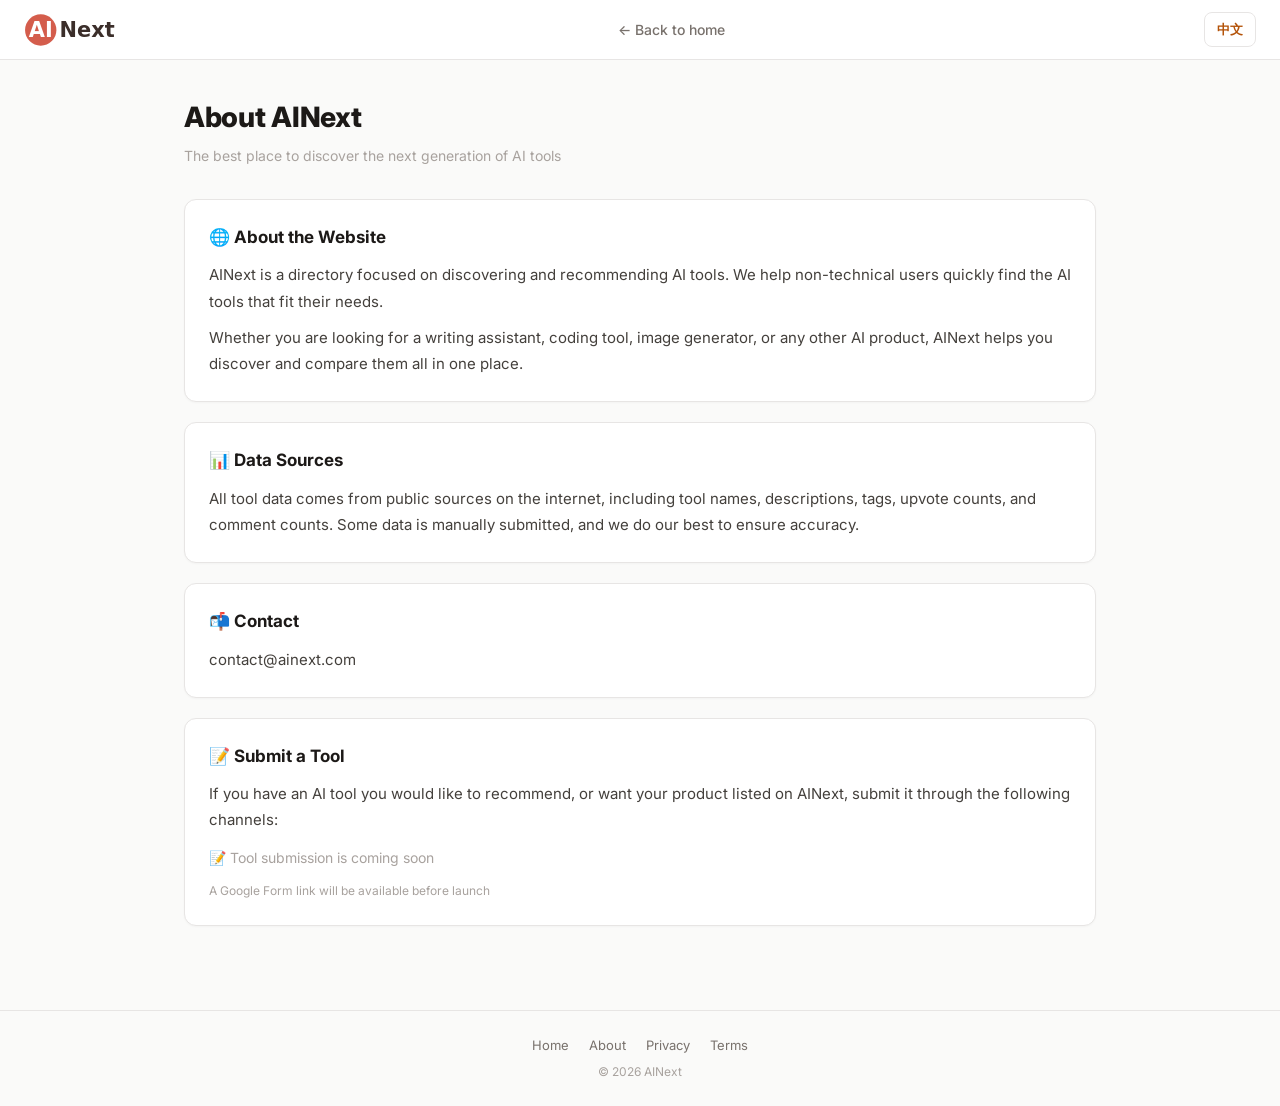
<file: en/about.html>
<!DOCTYPE html>
<html lang="en">
<head>
<meta charset="UTF-8">
<meta name="viewport" content="width=device-width, initial-scale=1.0">
<title>About — AINext</title>
<meta name="description" content="Learn about AINext — an AI tools directory. We curate AI products based on Product Hunt data, updated automatically.">
<link rel="preconnect" href="https://fonts.googleapis.com">
<link rel="preconnect" href="https://fonts.gstatic.com" crossorigin>
<link href="https://fonts.googleapis.com/css2?family=Inter:wght@400;500;600;700;800&display=swap" rel="stylesheet">
<link rel="icon" type="image/svg+xml" href="../ainext-icon.svg">
<link rel="apple-touch-icon" href="../ainext-icon.svg">
<link rel="canonical" href="https://www.ainext.com/en/about.html">
<link rel="alternate" hreflang="zh-CN" href="https://www.ainext.com/about.html">
<link rel="alternate" hreflang="en" href="https://www.ainext.com/en/about.html">
<link rel="alternate" hreflang="x-default" href="https://www.ainext.com/en/about.html">
<meta property="og:title" content="About — AINext">
<meta property="og:description" content="AINext curates AI tools from Product Hunt, updated daily.">
<meta property="og:image" content="https://www.ainext.com/og-image.png">
<meta property="og:image:width" content="1200">
<meta property="og:image:height" content="630">
<meta property="og:url" content="https://www.ainext.com/en/about.html">
<meta property="og:type" content="website">
<meta name="twitter:card" content="summary_large_image">
<meta name="twitter:title" content="About — AINext">
<meta name="twitter:description" content="AINext curates AI tools from Product Hunt, updated daily.">
<meta name="twitter:image" content="https://www.ainext.com/og-image.png">
<script type="application/ld+json">{"@context":"https://schema.org","@type":"AboutPage","name":"About AINext","url":"https://www.ainext.com/en/about.html"}</script>
<link rel="stylesheet" href="../common.css">
<style>
.container{max-width:960px}

.page{padding:36px 0 64px}
.page h1{font-size:28px;font-weight:800;color:var(--gray-900);margin-bottom:6px;letter-spacing:-0.01em}
.page .subtitle{font-size:14px;color:var(--gray-400);margin-bottom:32px}
.card{background:#fff;border:1px solid var(--color-border);border-radius:var(--radius-card);padding:24px;margin-bottom:20px;box-shadow:0 1px 2px rgba(0,0,0,.03)}
.card h2{font-size:17px;font-weight:700;color:var(--gray-900);margin-bottom:12px;display:flex;align-items:center;gap:8px}
.card p{font-size:15px;color:var(--gray-700);line-height:1.75;margin-bottom:10px}
.card p:last-child{margin-bottom:0}
.card ul{list-style:none;padding:0}
.card li{font-size:14px;color:var(--gray-700);padding:8px 0;border-bottom:1px solid var(--gray-100);display:flex;align-items:flex-start;gap:12px}
.card li:last-child{border:none}
.card li .label{color:var(--gray-400);min-width:56px;flex-shrink:0;font-size:13px;line-height:1.7}

@media(max-width:640px){
  .page h1{font-size:24px}
  .card{padding:20px}
  .card li{flex-direction:column;gap:2px}
  .card li .label{margin-bottom:2px}
}
</style>
<script src="../ga.js"></script>
<script src="../components-en.js"></script>
</head>
<body>

<script>document.write(headerHTML('Back to home','index.html'))</script>

<main class="page">
  <div class="container">
    <h1>About AINext</h1>
    <p class="subtitle">The best place to discover the next generation of AI tools</p>

    <div class="card">
      <h2>🌐 About the Website</h2>
      <p>AINext is a directory focused on discovering and recommending AI tools. We help non-technical users quickly find the AI tools that fit their needs.</p>
      <p>Whether you are looking for a writing assistant, coding tool, image generator, or any other AI product, AINext helps you discover and compare them all in one place.</p>
    </div>

    <div class="card">
      <h2>📊 Data Sources</h2>
      <p>All tool data comes from public sources on the internet, including tool names, descriptions, tags, upvote counts, and comment counts. Some data is manually submitted, and we do our best to ensure accuracy.</p>
    </div>

    <div class="card">
      <h2>📬 Contact</h2>
      <p><a href="mailto:contact@ainext.com">contact@ainext.com</a></p>
    </div>

    <div class="card">
      <h2>📝 Submit a Tool</h2>
      <p>If you have an AI tool you would like to recommend, or want your product listed on AINext, submit it through the following channels:</p>
      <p style="margin-top:12px;color:var(--gray-400);font-size:14px">📝 Tool submission is coming soon</p>
      <p style="font-size:12px;color:var(--gray-400);margin-top:6px">A Google Form link will be available before launch</p>
    </div>
  </div>
</main>

<script>document.write(footerHTML())</script>

<script src="../ad.js"></script>
</body>
</html>
</file>
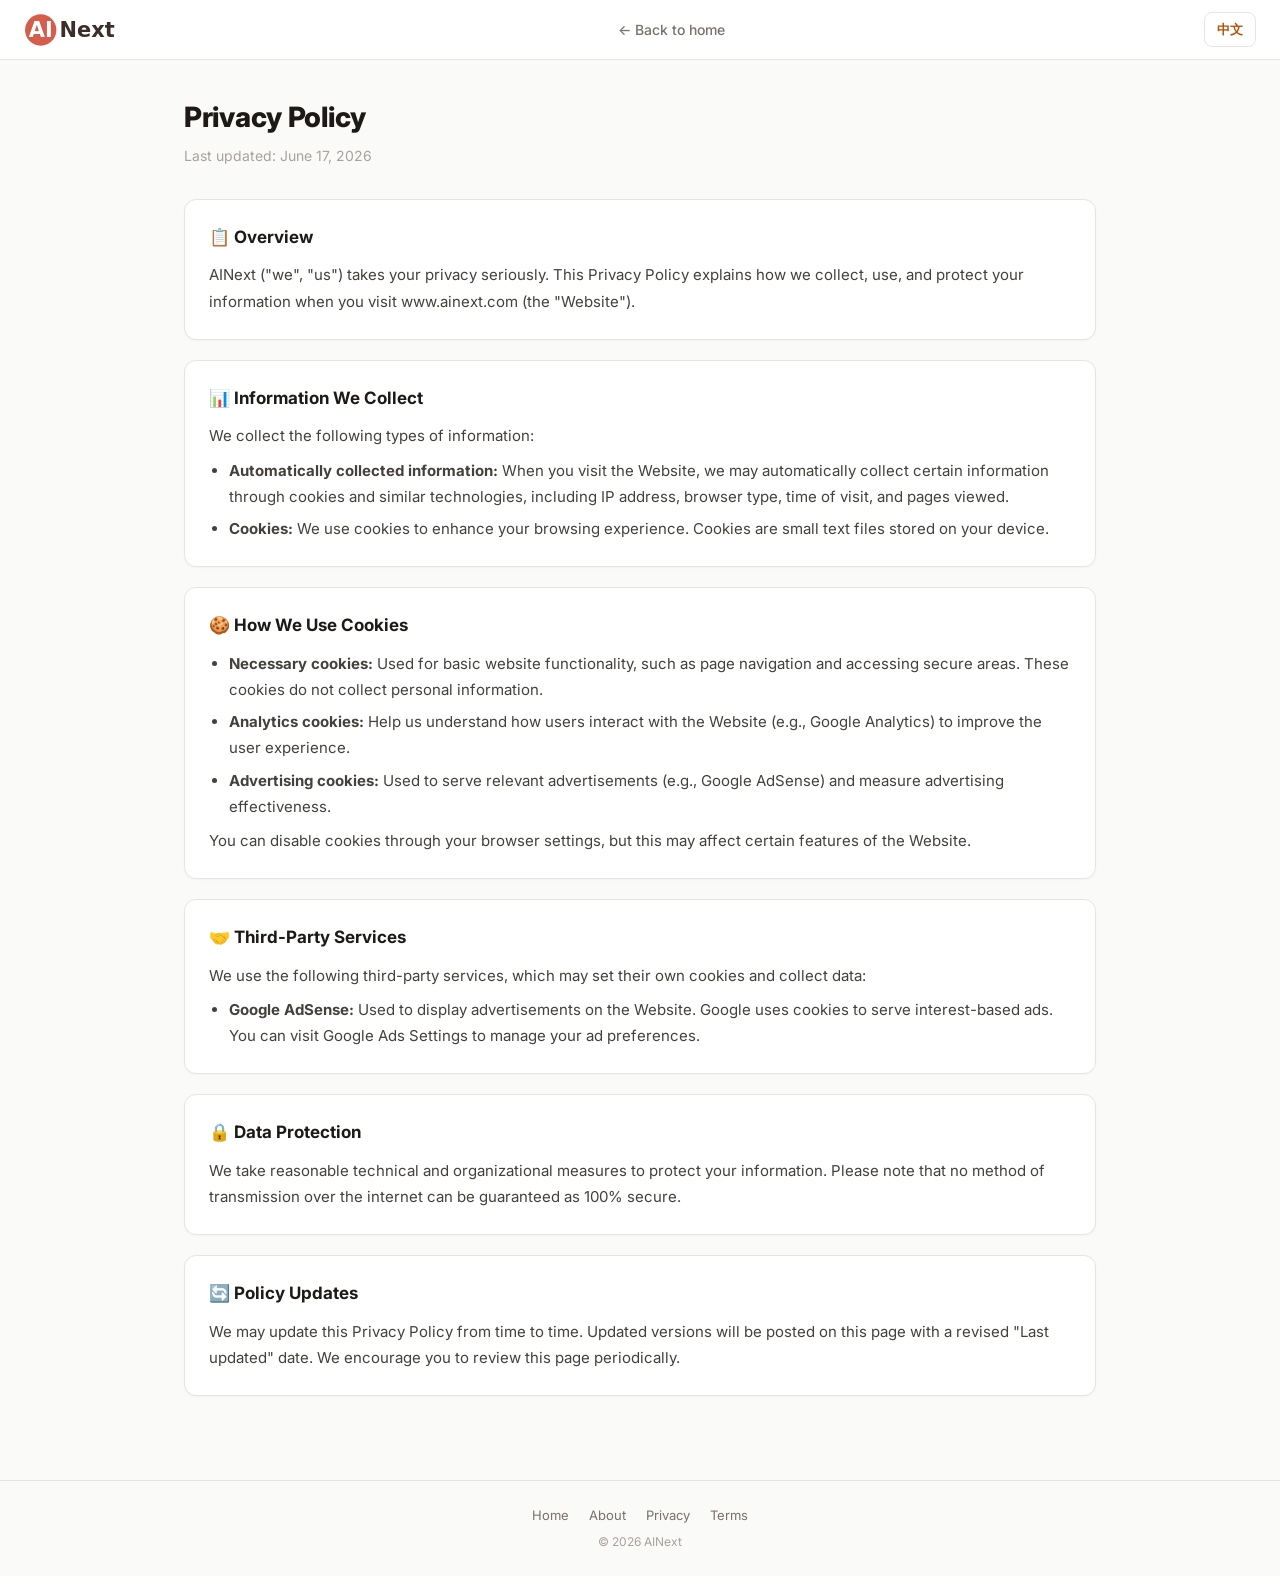
<file: en/privacy.html>
<!DOCTYPE html>
<html lang="en">
<head>
<meta charset="UTF-8">
<meta name="viewport" content="width=device-width, initial-scale=1.0">
<title>Privacy Policy — AINext</title>
<meta name="description" content="AINext Privacy Policy — Learn how we collect and use your information.">
<meta name="robots" content="index,follow">
<link rel="preconnect" href="https://fonts.googleapis.com">
<link rel="preconnect" href="https://fonts.gstatic.com" crossorigin>
<link href="https://fonts.googleapis.com/css2?family=Inter:wght@400;500;600;700;800&display=swap" rel="stylesheet">
<link rel="icon" type="image/svg+xml" href="../ainext-icon.svg">
<link rel="apple-touch-icon" href="../ainext-icon.svg">
<link rel="canonical" href="https://www.ainext.com/en/privacy.html">
<link rel="alternate" hreflang="zh-CN" href="https://www.ainext.com/privacy.html">
<link rel="alternate" hreflang="en" href="https://www.ainext.com/en/privacy.html">
<link rel="alternate" hreflang="x-default" href="https://www.ainext.com/en/privacy.html">
<meta property="og:title" content="Privacy Policy — AINext">
<meta property="og:description" content="AINext Privacy Policy">
<meta property="og:image" content="https://www.ainext.com/og-image.png">
<meta property="og:image:width" content="1200">
<meta property="og:image:height" content="630">
<meta property="og:url" content="https://www.ainext.com/en/privacy.html">
<meta property="og:type" content="website">
<meta name="twitter:card" content="summary_large_image">
<meta name="twitter:title" content="Privacy Policy — AINext">
<meta name="twitter:description" content="AINext Privacy Policy">
<meta name="twitter:image" content="https://www.ainext.com/og-image.png">
<script type="application/ld+json">{"@context":"https://schema.org","@type":"WebPage","name":"Privacy Policy","url":"https://www.ainext.com/en/privacy.html"}</script>
<link rel="stylesheet" href="../common.css">
<style>
.container{max-width:960px}

.page{padding:36px 0 64px}
.page h1{font-size:28px;font-weight:800;color:var(--gray-900);margin-bottom:6px;letter-spacing:-0.01em}
.page .subtitle{font-size:14px;color:var(--gray-400);margin-bottom:32px}
.card{background:#fff;border:1px solid var(--color-border);border-radius:var(--radius-card);padding:24px;margin-bottom:20px;box-shadow:0 1px 2px rgba(0,0,0,.03)}
.card h2{font-size:17px;font-weight:700;color:var(--gray-900);margin-bottom:12px}
.card p,.card li{font-size:15px;color:var(--gray-700);line-height:1.75;margin-bottom:8px}
.card ul{padding-left:20px;margin-bottom:8px}
.card li{margin-bottom:6px}
.card li:last-child{margin-bottom:0}
.card p:last-child,.card ul:last-child{margin-bottom:0}

@media(max-width:640px){
  .page h1{font-size:24px}
  .card{padding:20px}
}
</style>
<script src="../ga.js"></script>
<script src="../components-en.js"></script>
</head>
<body>

<script>document.write(headerHTML('Back to home','index.html'))</script>

<main class="page">
  <div class="container">
    <h1>Privacy Policy</h1>
    <p class="subtitle">Last updated: June 17, 2026</p>

    <div class="card">
      <h2>📋 Overview</h2>
      <p>AINext ("we", "us") takes your privacy seriously. This Privacy Policy explains how we collect, use, and protect your information when you visit www.ainext.com (the "Website").</p>
    </div>

    <div class="card">
      <h2>📊 Information We Collect</h2>
      <p>We collect the following types of information:</p>
      <ul>
        <li><strong>Automatically collected information:</strong> When you visit the Website, we may automatically collect certain information through cookies and similar technologies, including IP address, browser type, time of visit, and pages viewed.</li>
        <li><strong>Cookies:</strong> We use cookies to enhance your browsing experience. Cookies are small text files stored on your device.</li>
      </ul>
    </div>

    <div class="card">
      <h2>🍪 How We Use Cookies</h2>
      <ul>
        <li><strong>Necessary cookies:</strong> Used for basic website functionality, such as page navigation and accessing secure areas. These cookies do not collect personal information.</li>
        <li><strong>Analytics cookies:</strong> Help us understand how users interact with the Website (e.g., Google Analytics) to improve the user experience.</li>
        <li><strong>Advertising cookies:</strong> Used to serve relevant advertisements (e.g., Google AdSense) and measure advertising effectiveness.</li>
      </ul>
      <p>You can disable cookies through your browser settings, but this may affect certain features of the Website.</p>
    </div>

    <div class="card">
      <h2>🤝 Third-Party Services</h2>
      <p>We use the following third-party services, which may set their own cookies and collect data:</p>
      <ul>
        <li><strong>Google AdSense:</strong> Used to display advertisements on the Website. Google uses cookies to serve interest-based ads. You can visit <a href="https://adssettings.google.com" target="_blank" rel="noopener">Google Ads Settings</a> to manage your ad preferences.</li>
      </ul>
    </div>

    <div class="card">
      <h2>🔒 Data Protection</h2>
      <p>We take reasonable technical and organizational measures to protect your information. Please note that no method of transmission over the internet can be guaranteed as 100% secure.</p>
    </div>

    <div class="card">
      <h2>🔄 Policy Updates</h2>
      <p>We may update this Privacy Policy from time to time. Updated versions will be posted on this page with a revised "Last updated" date. We encourage you to review this page periodically.</p>
    </div>
  </div>
</main>

<script>document.write(footerHTML())</script>

<script src="../ad.js"></script>
</body>
</html>
</file>
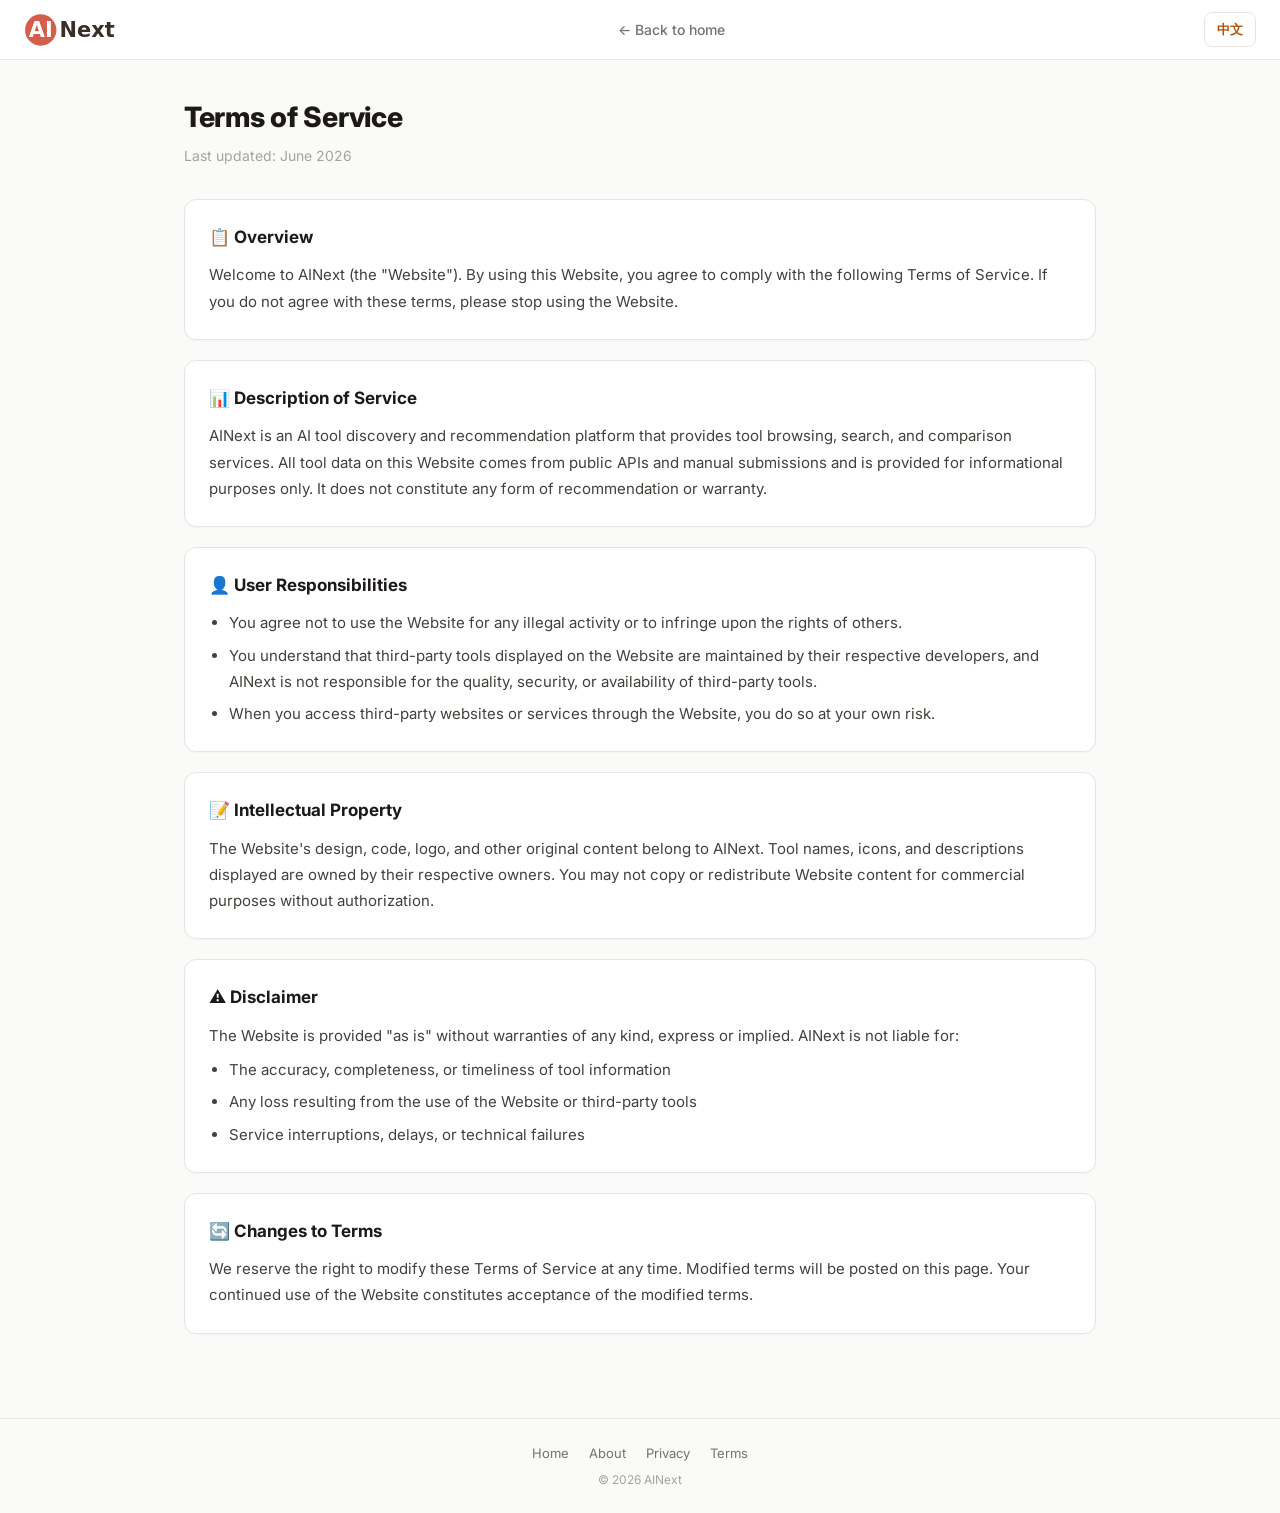
<file: en/terms.html>
<!DOCTYPE html>
<html lang="en">
<head>
<meta charset="UTF-8">
<meta name="viewport" content="width=device-width, initial-scale=1.0">
<title>Terms of Service — AINext</title>
<meta name="description" content="AINext Terms of Service — Learn about your rights and obligations when using this website.">
<meta name="robots" content="index,follow">
<link rel="canonical" href="https://www.ainext.com/en/terms.html">
<link rel="alternate" hreflang="zh-CN" href="https://www.ainext.com/terms.html">
<link rel="alternate" hreflang="en" href="https://www.ainext.com/en/terms.html">
<link rel="alternate" hreflang="x-default" href="https://www.ainext.com/en/terms.html">
<meta property="og:title" content="Terms of Service — AINext">
<meta property="og:description" content="Learn about your rights and obligations when using the AINext website.">
<meta property="og:image" content="https://www.ainext.com/og-image.png">
<meta property="og:image:width" content="1200">
<meta property="og:image:height" content="630">
<meta property="og:url" content="https://www.ainext.com/en/terms.html">
<meta property="og:type" content="website">
<meta name="twitter:card" content="summary_large_image">
<meta name="twitter:title" content="Terms of Service — AINext">
<meta name="twitter:description" content="Learn about your rights and obligations when using the AINext website.">
<meta name="twitter:image" content="https://www.ainext.com/og-image.png">
<script type="application/ld+json">{"@context":"https://schema.org","@type":"WebPage","name":"Terms of Service","url":"https://www.ainext.com/en/terms.html"}</script>
<link rel="preconnect" href="https://fonts.googleapis.com">
<link rel="preconnect" href="https://fonts.gstatic.com" crossorigin>
<link href="https://fonts.googleapis.com/css2?family=Inter:wght@400;500;600;700;800&display=swap" rel="stylesheet">
<link rel="icon" type="image/svg+xml" href="../ainext-icon.svg">
<link rel="apple-touch-icon" href="../ainext-icon.svg">
<link rel="stylesheet" href="../common.css">
<style>
.container{max-width:960px}
.page{padding:36px 0 64px}
.page h1{font-size:28px;font-weight:800;color:var(--gray-900);margin-bottom:6px;letter-spacing:-0.01em}
.page .subtitle{font-size:14px;color:var(--gray-400);margin-bottom:32px}
.card{background:#fff;border:1px solid var(--color-border);border-radius:var(--radius-card);padding:24px;margin-bottom:20px;box-shadow:0 1px 2px rgba(0,0,0,.03)}
.card h2{font-size:17px;font-weight:700;color:var(--gray-900);margin-bottom:12px}
.card p,.card li{font-size:15px;color:var(--gray-700);line-height:1.75;margin-bottom:8px}
.card ul{padding-left:20px;margin-bottom:8px}
.card li{margin-bottom:6px}
.card li:last-child,.card p:last-child,.card ul:last-child{margin-bottom:0}
@media(max-width:640px){.page h1{font-size:24px}.card{padding:20px}}
</style>
<script src="../ga.js"></script>
<script src="../components-en.js"></script>
</head>
<body>

<script>document.write(headerHTML('Back to home','index.html'))</script>

<main class="page">
  <div class="container">
    <h1>Terms of Service</h1>
    <p class="subtitle">Last updated: June 2026</p>

    <div class="card">
      <h2>📋 Overview</h2>
      <p>Welcome to AINext (the "Website"). By using this Website, you agree to comply with the following Terms of Service. If you do not agree with these terms, please stop using the Website.</p>
    </div>

    <div class="card">
      <h2>📊 Description of Service</h2>
      <p>AINext is an AI tool discovery and recommendation platform that provides tool browsing, search, and comparison services. All tool data on this Website comes from public APIs and manual submissions and is provided for informational purposes only. It does not constitute any form of recommendation or warranty.</p>
    </div>

    <div class="card">
      <h2>👤 User Responsibilities</h2>
      <ul>
        <li>You agree not to use the Website for any illegal activity or to infringe upon the rights of others.</li>
        <li>You understand that third-party tools displayed on the Website are maintained by their respective developers, and AINext is not responsible for the quality, security, or availability of third-party tools.</li>
        <li>When you access third-party websites or services through the Website, you do so at your own risk.</li>
      </ul>
    </div>

    <div class="card">
      <h2>📝 Intellectual Property</h2>
      <p>The Website's design, code, logo, and other original content belong to AINext. Tool names, icons, and descriptions displayed are owned by their respective owners. You may not copy or redistribute Website content for commercial purposes without authorization.</p>
    </div>

    <div class="card">
      <h2>⚠️ Disclaimer</h2>
      <p>The Website is provided "as is" without warranties of any kind, express or implied. AINext is not liable for:</p>
      <ul>
        <li>The accuracy, completeness, or timeliness of tool information</li>
        <li>Any loss resulting from the use of the Website or third-party tools</li>
        <li>Service interruptions, delays, or technical failures</li>
      </ul>
    </div>

    <div class="card">
      <h2>🔄 Changes to Terms</h2>
      <p>We reserve the right to modify these Terms of Service at any time. Modified terms will be posted on this page. Your continued use of the Website constitutes acceptance of the modified terms.</p>
    </div>
  </div>
</main>

<script>document.write(footerHTML())</script>

<script src="../ad.js"></script>
</body>
</html>
</file>
<file: common.css>
/* ==========================================
   AINext — Common Stylesheet
   Shared by: index / detail / about / privacy
   ========================================== */

/* ── Design Tokens ── */
:root {
  --color-primary: #B45309; --color-primary-hover: #92400E; --color-primary-light: #FFF7ED; --color-primary-dark: #78350F;
  --color-accent: #DC2626; --color-accent-light: #FEF2F2; --color-accent-dark: #B91C1C;
  --gray-50: #FAFAF9; --gray-100: #F5F5F4; --gray-200: #E7E5E4; --gray-300: #D6D3D1;
  --gray-400: #A8A29E; --gray-500: #78716C; --gray-600: #57534E; --gray-700: #44403C; --gray-900: #1C1917;
  --color-surface: #FFFFFF; --color-border: #E7E5E4; --color-border-light: #F5F5F4;
  --space-4: 16px; --space-5: 20px; --space-6: 24px; --space-8: 32px; --space-10: 40px; --space-12: 48px; --space-16: 64px;
  --color-success: #15803D; --color-success-light: #F0FDF4;
  --shadow-xs: 0 1px 2px rgba(0,0,0,.04); --shadow-sm: 0 1px 3px rgba(0,0,0,.04),0 1px 2px rgba(0,0,0,.06);
  --shadow-md: 0 4px 6px -1px rgba(0,0,0,.06),0 2px 4px -2px rgba(0,0,0,.04);
  --radius-card: 12px; --radius-btn: 8px; --radius-sm: 8px; --radius-md: 12px; --radius-lg: 16px;
  font-family:'Inter','PingFang SC','Microsoft YaHei',sans-serif;
  -webkit-font-smoothing:antialiased;
}

/* ── Reset ── */
*,*::before,*::after{box-sizing:border-box;margin:0;padding:0}
body{background:var(--gray-50);color:var(--gray-700);line-height:1.55}
a{color:inherit;text-decoration:none}
button{font-family:inherit;cursor:pointer;border:none;background:0}
img{max-width:100%;display:block}
input{font-family:inherit}

/* ── Layout ── */
.container{max-width:1280px;margin:0 auto;padding:0 24px}

/* ── Header ── */
.header{position:sticky;top:0;z-index:100;background:rgba(255,255,255,.92);backdrop-filter:blur(12px);-webkit-backdrop-filter:blur(12px);border-bottom:1px solid var(--color-border);height:60px}
.header-inner{display:flex;align-items:center;justify-content:space-between;height:100%;max-width:1280px;margin:0 auto;padding:0 24px}
.header-left{display:flex;align-items:center;gap:16px}
.logo{display:flex;align-items:center}
.logo img{height:28px}
.back-link{display:flex;align-items:center;gap:6px;font-size:14px;font-weight:500;color:var(--gray-500);padding:6px 12px;border-radius:8px;transition:all .15s}
.back-link:hover{color:var(--gray-700);background:var(--gray-100)}
.lang-switch{display:flex;align-items:center;font-size:13px;font-weight:600;color:var(--color-primary);padding:6px 12px;border-radius:8px;border:1px solid var(--color-border);text-decoration:none;white-space:nowrap;transition:all .15s}
.lang-switch:hover{color:var(--color-primary-dark);background:var(--gray-50);border-color:var(--gray-300)}

/* ── Footer ── */
.footer{border-top:1px solid var(--color-border);padding:24px 0;text-align:center}
.footer-links{display:flex;justify-content:center;gap:20px;margin-bottom:8px}
.footer-links a{font-size:13px;color:var(--gray-500);transition:color .15s}
.footer-links a:hover{color:var(--color-primary)}
.footer p{font-size:12px;color:var(--gray-400)}

/* ── Ad Slots (hidden pending AdSense approval; remove → below to enable) ── */
.ad-slot, .tool-card-ad{display:none !important}
/* .ad-slot{max-width:1200px;margin:0 auto;padding:0 20px;display:flex;align-items:center;justify-content:center;width:100%} */
.ad-slot-index-top{padding-bottom:12px}
.ad-slot-index-mid{padding-bottom:24px}
.ad-slot-detail-top{margin:24px 0 32px}
.ad-slot-detail-bottom{margin-bottom:32px}
.ad-placeholder{display:flex;align-items:center;justify-content:center;border:2px dashed var(--gray-300);border-radius:10px;background:var(--gray-100);color:var(--gray-400);font-size:13px;font-weight:500;min-height:90px;width:100%;max-width:728px}
.ad-slot-index-top .ad-placeholder,.ad-slot-index-mid .ad-placeholder{max-width:728px}
.tool-card-ad{display:flex;align-items:center;justify-content:center}
.tool-card-ad .ad-placeholder{width:100%;max-width:none}

/* ── Toolbar & Search ── */
.toolbar{padding:var(--space-6) 0 var(--space-8)}
.toolbar-inner{display:flex;align-items:center;justify-content:space-between;flex-wrap:wrap;gap:var(--space-4)}
.search-wrap{position:relative}
.search-wrap svg{position:absolute;left:12px;top:50%;transform:translateY(-50%);width:18px;height:18px;color:var(--gray-400);pointer-events:none}
.search-input{width:280px;padding:9px 16px 9px 38px;background:var(--gray-100);border:1.5px solid transparent;border-radius:10px;font-size:14px;color:var(--gray-900);outline:none;transition:all .15s;box-sizing:border-box}
.search-input::placeholder{color:var(--gray-400)}
.search-input:focus{background:#fff;border-color:var(--color-primary);box-shadow:0 0 0 3px rgba(180,83,9,.1)}
.search-input-full{width:100%;max-width:480px}

/* ── Header ── */
.header-right{display:flex;align-items:center;gap:12px}
.header-right .search-input{width:240px}
@media(max-width:768px){.header-right .search-input{width:180px}}
@media(max-width:640px){.header-right .search-input{width:140px}}
@media(max-width:1024px){.search-input{width:200px}}
@media(max-width:768px){.search-input{width:160px}}
@media(max-width:640px){.search-input{width:140px}.toolbar-inner{flex-direction:column;align-items:stretch}}

/* ── Tool Card ── */
.tool-card{background:#fff;border:1px solid var(--color-border);border-radius:14px;padding:var(--space-5);box-shadow:var(--shadow-xs);transition:all .2s;display:flex;flex-direction:column;gap:14px}
.tool-card:hover{border-color:var(--gray-300);box-shadow:var(--shadow-sm);transform:translateY(-2px)}
.tool-card-header{display:flex;align-items:flex-start;gap:12px}
.tool-thumb{width:48px;height:48px;border-radius:12px;object-fit:cover;background:var(--gray-100);flex-shrink:0}
.tool-info{flex:1;min-width:0}
.tool-name{font-size:16px;font-weight:600;color:var(--gray-900);line-height:1.3}
.tool-tagline{font-size:13px;color:var(--gray-500);line-height:1.5;display:-webkit-box;-webkit-line-clamp:2;-webkit-box-orient:vertical;overflow:hidden;margin-top:4px}
.tool-topics{display:flex;gap:6px;flex-wrap:wrap}
.topic-tag{padding:3px 10px;border-radius:6px;font-size:12px;font-weight:600;line-height:1.5;background:var(--gray-100);color:var(--gray-500)}
.tool-card-footer{display:flex;align-items:center;justify-content:space-between;margin-top:auto}
.tool-stats{display:flex;align-items:center;gap:10px;font-size:13px;color:var(--gray-400);font-weight:500}
.tool-stats span{display:flex;align-items:center;gap:3px}
.btn-visit{display:inline-flex;align-items:center;gap:4px;padding:5px 14px;border-radius:8px;background:var(--color-primary-light);color:var(--color-primary);font-size:12px;font-weight:600;transition:all .15s;white-space:nowrap}
.btn-visit:hover{background:var(--color-primary);color:#fff}
.load-more{display:block;width:100%;padding:14px;margin-top:var(--space-6);margin-bottom:var(--space-8);border:1.5px dashed var(--color-border);border-radius:12px;background:0;color:var(--gray-500);font-size:15px;font-weight:600;cursor:pointer;transition:all .15s;font-family:inherit}
.load-more:hover{background:var(--gray-100);border-color:var(--gray-300);color:var(--gray-700)}
.load-more:active{transform:scale(.99)}
.empty-state{grid-column:1/-1;text-align:center;padding:80px var(--space-5)}
.empty-state-icon{font-size:48px;margin-bottom:var(--space-4)}
.empty-state h3{font-size:18px;font-weight:600;color:var(--gray-900);margin-bottom:8px}
.empty-state p{font-size:14px;color:var(--gray-500)}
</file>
